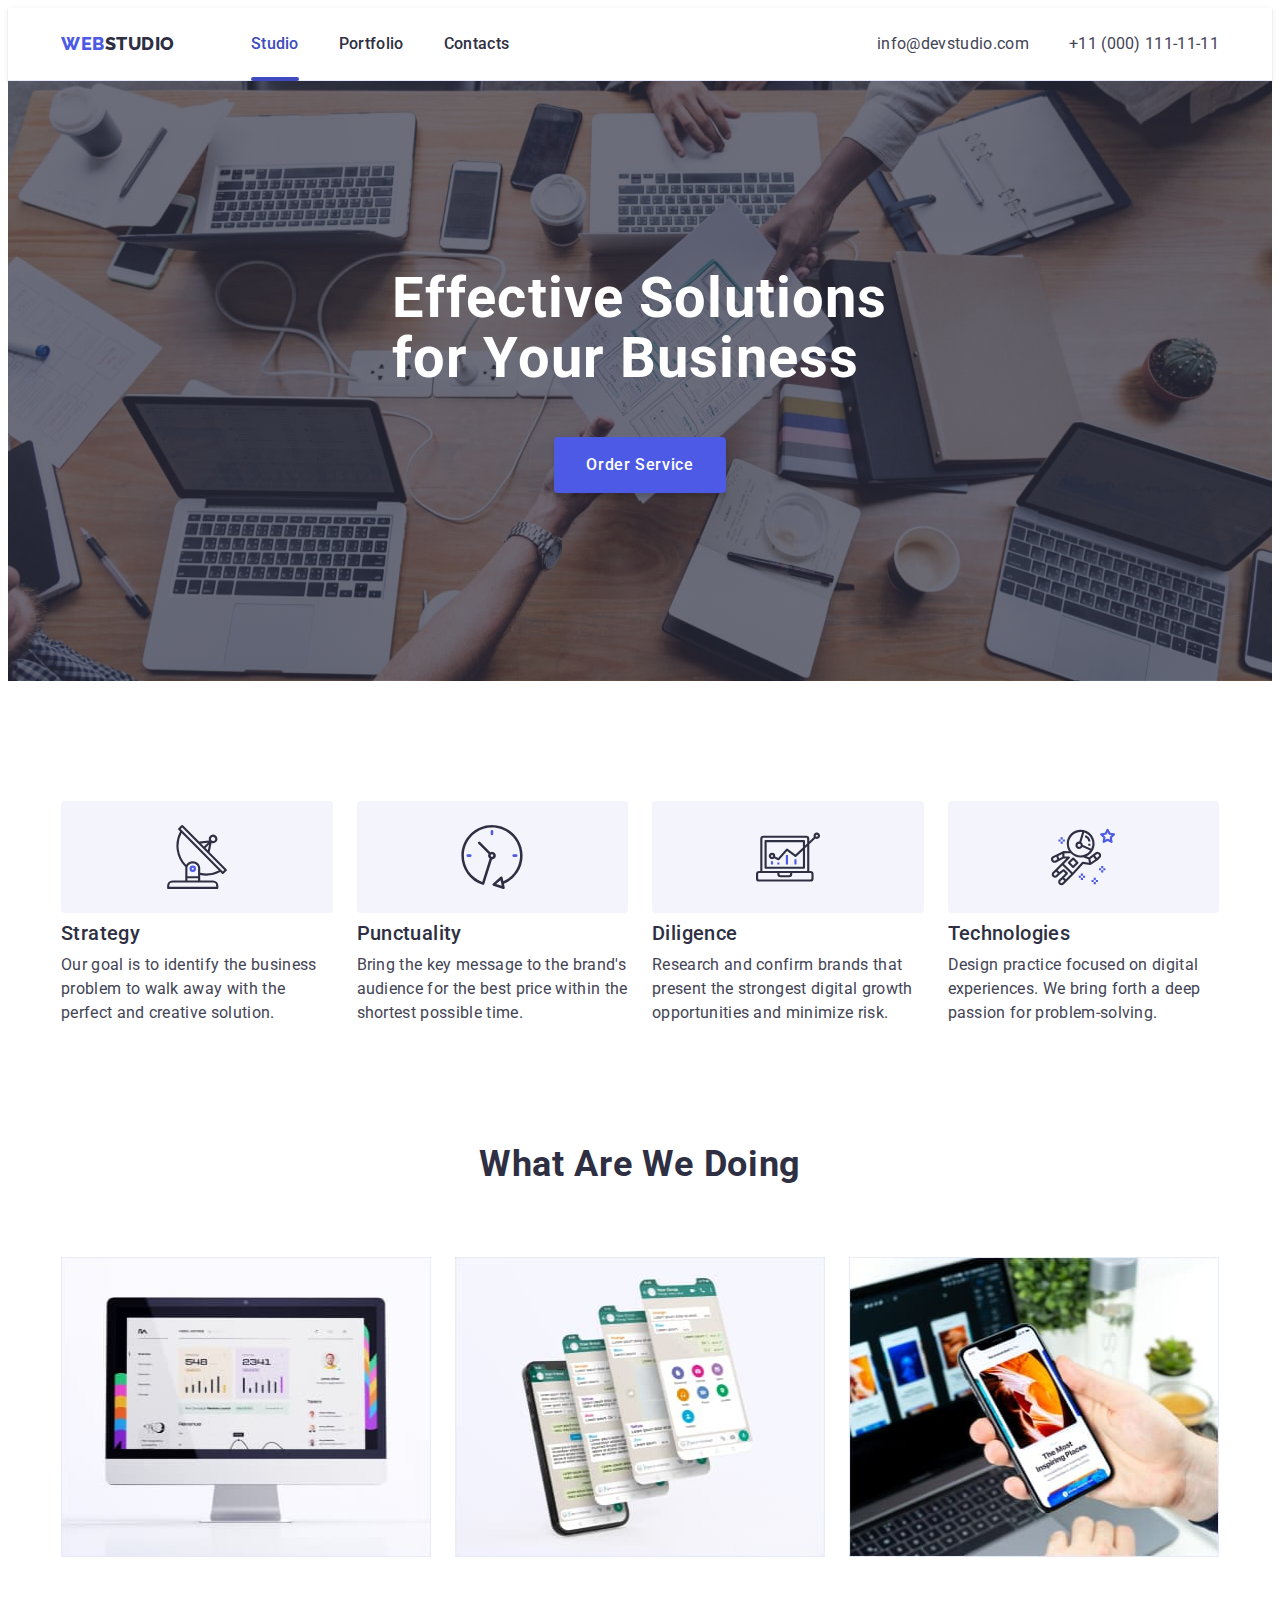
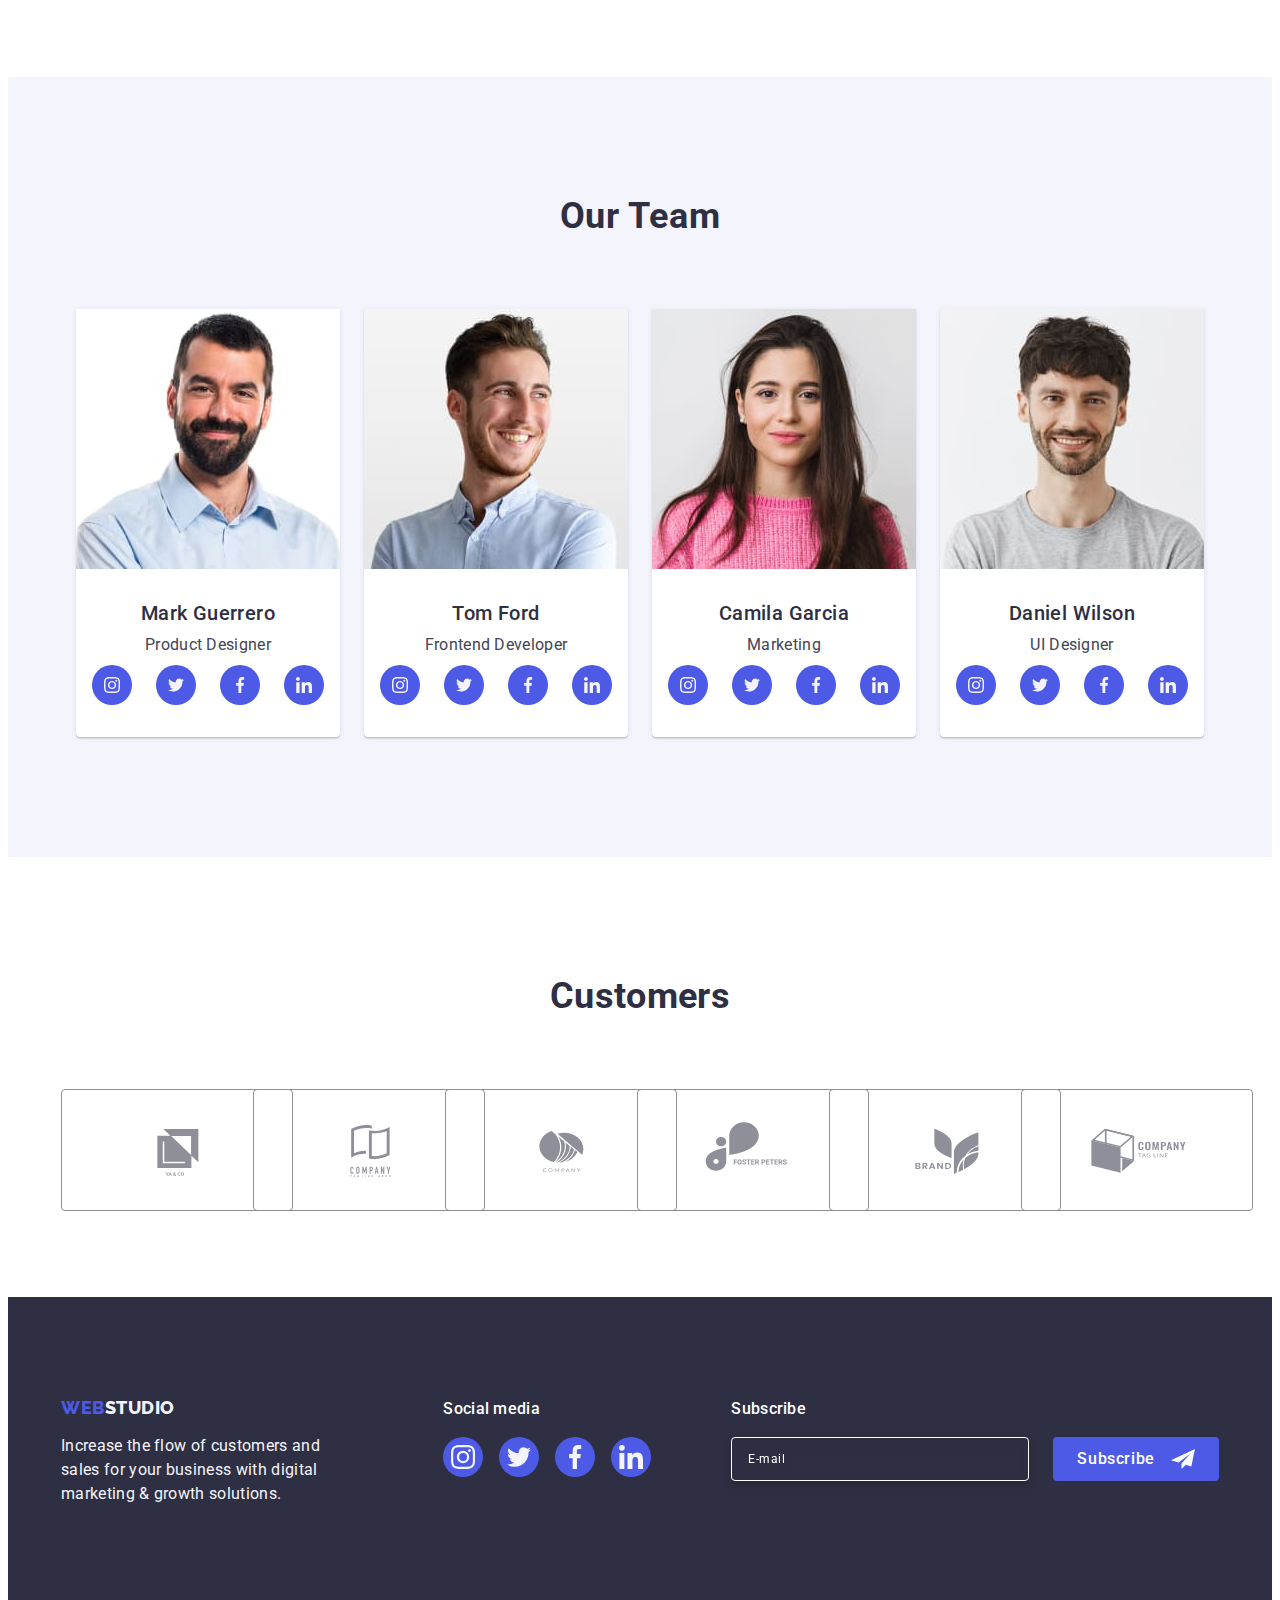
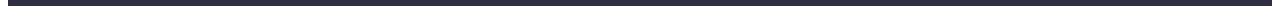
<file: index.html>
<!DOCTYPE html>
<html lang="en">
  <head>
    <meta charset="UTF-8" />
    <meta name="viewport" content="width=device-width, initial-scale=1.0" />
    <title>Web Studio</title>
    <link rel="preconnect" href="https://fonts.googleapis.com" />
    <link rel="preconnect" href="https://fonts.gstatic.com" crossorigin />
    <link
      href="https://fonts.googleapis.com/css2?family=Raleway:wght@800&family=Roboto:wght@400;500;700;900&display=swap"
      rel="stylesheet"
    />
    <link
      rel="stylesheet"
      href="https://cdnjs.cloudflare.com/ajax/libs/modern-normalize/2.0.0/modern-normalize.min.css"
      integrity="sha512-4xo8blKMVCiXpTaLzQSLSw3KFOVPWhm/TRtuPVc4WG6kUgjH6J03IBuG7JZPkcWMxJ5huwaBpOpnwYElP/m6wg=="
      crossorigin="anonymous"
      referrerpolicy="no-referrer"
    />
    <link rel="stylesheet" href="./css/styles.css" />
  </head>

  <body>
    <header class="header">
      <div class="container header-container">
        <nav class="header-nav">
          <a class="header-logo link" href="./index.html"
            >Web<span class="header-logo-studio">Studio</span></a
          >
          <ul class="header-nav-list list">
            <li class="header-nav-item">
              <a class="header-nav-link link current" href="./index.html"
                >Studio</a
              >
            </li>
            <li class="header-nav-item">
              <a class="header-nav-link link" href="./portfolio.html"
                >Portfolio</a
              >
            </li>
            <li class="header-nav-item">
              <a class="header-nav-link link" href="">Contacts</a>
            </li>
          </ul>
        </nav>

        <address class="header-address">
          <ul class="header-address-list list">
            <li class="header-address-item">
              <a
                class="header-address-link link"
                href="mailto:info@devstudio.com"
                >info@devstudio.com</a
              >
            </li>
            <li class="header-address-item">
              <a class="header-address-link link" href="tel:+110001111111"
                >+11 (000) 111-11-11</a
              >
            </li>
          </ul>
        </address>
      </div>
    </header>

    <main>
      <section class="hero-section">
        <div class="container">
          <h1 class="hero-title">Effective Solutions for Your Business</h1>
          <button class="hero-btn" type="button" data-modal-open>
            Order Service
          </button>
        </div>
      </section>

      <section class="advantages">
        <div class="container">
          <h2 class="title visually-hidden">Advantages</h2>
          <ul class="advantages-list list">
            <li class="advantages-item">
              <div class="advantages-item-top">
                <svg class="advantages-item-icon" width="64" height="64">
                  <use href="./images/icons.svg#icon-antenna"></use>
                </svg>
              </div>
              <h3 class="advantages-title">Strategy</h3>
              <p class="advantages-text">
                Our goal is to identify the business problem to walk away with
                the perfect and creative solution.
              </p>
            </li>

            <li class="advantages-item">
              <div class="advantages-item-top">
                <svg class="advantages-item-icon" width="64" height="64">
                  <use href="./images/icons.svg#icon-clock"></use>
                </svg>
              </div>
              <h3 class="advantages-title">Punctuality</h3>
              <p class="advantages-text">
                Bring the key message to the brand's audience for the best price
                within the shortest possible time.
              </p>
            </li>

            <li class="advantages-item">
              <div class="advantages-item-top">
                <svg class="advantages-item-icon" width="64" height="64">
                  <use href="./images/icons.svg#icon-diagram"></use>
                </svg>
              </div>
              <h3 class="advantages-title">Diligence</h3>
              <p class="advantages-text">
                Research and confirm brands that present the strongest digital
                growth opportunities and minimize risk.
              </p>
            </li>

            <li class="advantages-item">
              <div class="advantages-item-top">
                <svg class="advantages-item-icon" width="64" height="64">
                  <use href="./images/icons.svg#icon-astronaut"></use>
                </svg>
              </div>
              <h3 class="advantages-title">Technologies</h3>
              <p class="advantages-text">
                Design practice focused on digital experiences. We bring forth a
                deep passion for problem-solving.
              </p>
            </li>
          </ul>
        </div>
      </section>

      <section class="doing">
        <div class="container">
          <h2 class="doing-title title">What are we doing</h2>
          <ul class="doing-list list">
            <li class="doing-item">
              <img
                src="./images/img-1.jpg"
                alt="Monitor"
                width="360"
                height="300"
              />
            </li>

            <li class="doing-item">
              <img
                src="./images/img-2.jpg"
                alt="Display telephone"
                width="360"
                height="300"
              />
            </li>

            <li class="doing-item">
              <img
                src="./images/img-3.jpg"
                alt="The phone is broken"
                width="360"
                height="300"
              />
            </li>
          </ul>
        </div>
      </section>

      <section class="our-team">
        <div class="container">
          <h2 class="our-team-title title">Our Team</h2>
          <ul class="our-team-list list">
            <li class="our-team-item">
              <img
                src="./images/people-1.jpg"
                alt="photo by Mark"
                width="264"
                height="260"
              />
              <div class="our-team-list-info">
                <h3 class="our-team-list-title">Mark Guerrero</h3>
                <p class="our-team-list-text">Product Designer</p>
                <ul class="our-team-list-position">
                  <li class="our-team-list-top list">
                    <a class="our-team-list-link" href="#">
                      <svg class="our-team-list-icon" width="16" height="16">
                        <use href="./images/icons.svg#icon-instagram"></use>
                      </svg>
                    </a>
                  </li>
                  <li class="our-team-list-top list">
                    <a class="our-team-list-link" href="#">
                      <svg class="our-team-list-icon" width="16" height="16">
                        <use href="./images/icons.svg#icon-twitter"></use>
                      </svg>
                    </a>
                  </li>
                  <li class="our-team-list-top list">
                    <a class="our-team-list-link" href="#">
                      <svg class="our-team-list-icon" width="16" height="16">
                        <use href="./images/icons.svg#icon-facebook"></use>
                      </svg>
                    </a>
                  </li>
                  <li class="our-team-list-top list">
                    <a class="our-team-list-link" href="#">
                      <svg class="our-team-list-icon" width="16" height="16">
                        <use href="./images/icons.svg#icon-linkedin"></use>
                      </svg>
                    </a>
                  </li>
                </ul>
              </div>
            </li>

            <li class="our-team-item">
              <img
                src="./images/people-2.jpg"
                alt="photo by Tom"
                width="264"
                height="260"
              />
              <div class="our-team-list-info">
                <h3 class="our-team-list-title">Tom Ford</h3>
                <p class="our-team-list-text">Frontend Developer</p>
                <ul class="our-team-list-position">
                  <li class="our-team-list-top list">
                    <a class="our-team-list-link" href="#">
                      <svg class="our-team-list-icon" width="16" height="16">
                        <use href="./images/icons.svg#icon-instagram"></use>
                      </svg>
                    </a>
                  </li>
                  <li class="our-team-list-top list">
                    <a class="our-team-list-link" href="#">
                      <svg class="our-team-list-icon" width="16" height="16">
                        <use href="./images/icons.svg#icon-twitter"></use>
                      </svg>
                    </a>
                  </li>
                  <li class="our-team-list-top list">
                    <a class="our-team-list-link" href="#">
                      <svg class="our-team-list-icon" width="16" height="16">
                        <use href="./images/icons.svg#icon-facebook"></use>
                      </svg>
                    </a>
                  </li>
                  <li class="our-team-list-top list">
                    <a class="our-team-list-link" href="#">
                      <svg class="our-team-list-icon" width="16" height="16">
                        <use href="./images/icons.svg#icon-linkedin"></use>
                      </svg>
                    </a>
                  </li>
                </ul>
              </div>
            </li>

            <li class="our-team-item">
              <img
                src="./images/people-3.jpg"
                alt="photo by Camila"
                width="264"
                height="260"
              />
              <div class="our-team-list-info">
                <h3 class="our-team-list-title">Camila Garcia</h3>
                <p class="our-team-list-text">Marketing</p>
                <ul class="our-team-list-position">
                  <li class="our-team-list-top list">
                    <a class="our-team-list-link" href="#">
                      <svg class="our-team-list-icon" width="16" height="16">
                        <use href="./images/icons.svg#icon-instagram"></use>
                      </svg>
                    </a>
                  </li>
                  <li class="our-team-list-top list">
                    <a class="our-team-list-link" href="#">
                      <svg class="our-team-list-icon" width="16" height="16">
                        <use href="./images/icons.svg#icon-twitter"></use>
                      </svg>
                    </a>
                  </li>
                  <li class="our-team-list-top list">
                    <a class="our-team-list-link" href="#">
                      <svg class="our-team-list-icon" width="16" height="16">
                        <use href="./images/icons.svg#icon-facebook"></use>
                      </svg>
                    </a>
                  </li>
                  <li class="our-team-list-top list">
                    <a class="our-team-list-link" href="#">
                      <svg class="our-team-list-icon" width="16" height="16">
                        <use href="./images/icons.svg#icon-linkedin"></use>
                      </svg>
                    </a>
                  </li>
                </ul>
              </div>
            </li>

            <li class="our-team-item">
              <img
                src="./images/people-4.jpg"
                alt="photo by Daniel"
                width="264"
                height="260"
              />
              <div class="our-team-list-info">
                <h3 class="our-team-list-title">Daniel Wilson</h3>
                <p class="our-team-list-text">UI Designer</p>
                <ul class="our-team-list-position">
                  <li class="our-team-list-top list">
                    <a class="our-team-list-link" href="#">
                      <svg class="our-team-list-icon" width="16" height="16">
                        <use href="./images/icons.svg#icon-instagram"></use>
                      </svg>
                    </a>
                  </li>
                  <li class="our-team-list-top list">
                    <a class="our-team-list-link" href="#">
                      <svg class="our-team-list-icon" width="16" height="16">
                        <use href="./images/icons.svg#icon-twitter"></use>
                      </svg>
                    </a>
                  </li>
                  <li class="our-team-list-top list">
                    <a class="our-team-list-link" href="#">
                      <svg class="our-team-list-icon" width="16" height="16">
                        <use href="./images/icons.svg#icon-facebook"></use>
                      </svg>
                    </a>
                  </li>
                  <li class="our-team-list-top list">
                    <a class="our-team-list-link" href="#">
                      <svg class="our-team-list-icon" width="16" height="16">
                        <use href="./images/icons.svg#icon-linkedin"></use>
                      </svg>
                    </a>
                  </li>
                </ul>
              </div>
            </li>
          </ul>
        </div>
      </section>

      <section class="customers">
        <div class="container customers-container">
          <h2 class="customers-title">Customers</h2>
          <ul class="customers-list list">
            <li class="customers-list-item">
              <a class="customers-list-link" href="#">
                <svg class="customers-list-info" width="104" height="56">
                  <use href="./images/icons.svg#icon-client-1"></use>
                </svg>
              </a>
            </li>

            <li class="customers-list-item">
              <a class="customers-list-link" href="#">
                <svg class="customers-list-info" width="104" height="56">
                  <use href="./images/icons.svg#icon-client-2"></use>
                </svg>
              </a>
            </li>

            <li class="customers-list-item">
              <a class="customers-list-link" href="#">
                <svg class="customers-list-info" width="104" height="56">
                  <use href="./images/icons.svg#icon-client-3"></use>
                </svg>
              </a>
            </li>

            <li class="customers-list-item">
              <a class="customers-list-link" href="#">
                <svg class="customers-list-info" width="104" height="56">
                  <use href="./images/icons.svg#icon-client-4"></use>
                </svg>
              </a>
            </li>

            <li class="customers-list-item">
              <a class="customers-list-link" href="#">
                <svg class="customers-list-info" width="104" height="56">
                  <use href="./images/icons.svg#icon-client-5"></use>
                </svg>
              </a>
            </li>

            <li class="customers-list-item">
              <a class="customers-list-link" href="#">
                <svg class="customers-list-info" width="104" height="56">
                  <use href="./images/icons.svg#icon-client-6"></use>
                </svg>
              </a>
            </li>
          </ul>
        </div>
      </section>
    </main>

    <footer class="footer">
      <div class="container footer-container">
          <div class="footer-logo-top">
            <a class="footer-logo link" href="./index.html"
              >Web<span class="footer-logo-studio">Studio</span></a
            >
            <p class="footer-text">
              Increase the flow of customers and sales for your business with
              digital marketing & growth solutions.
            </p>
          </div>

          <div class="footer-social">
            <p class="footer-social-title">Social media</p>
            <ul class="footer-social-list">
              <li class="footer-social-item list">
                <a class="footer-social-top" href="#">
                  <svg class="footer-social-icon" width="24" height="24">
                    <use href="./images/icons.svg#icon-instagram-footer"></use>
                  </svg>
                </a>
              </li>

              <li class="footer-social-item list">
                <a class="footer-social-top" href="#">
                  <svg class="footer-social-icon" width="24" height="24">
                    <use href="./images/icons.svg#icon-twitter-footer"></use>
                  </svg>
                </a>
              </li>

              <li class="footer-social-item list">
                <a class="footer-social-top" href="#">
                  <svg class="footer-social-icon" width="24" height="24">
                    <use href="./images/icons.svg#icon-facebook-footer"></use>
                  </svg>
                </a>
              </li>

              <li class="footer-social-item list">
                <a class="footer-social-top" href="#">
                  <svg class="footer-social-icon" width="24" height="24">
                    <use href="./images/icons.svg#icon-linkedin-footer"></use>
                  </svg>
                </a>
              </li>
            </ul>
          </div>

        <div class="footer-subscribe">
          <p class="footer-subscribe-title">Subscribe</p>
          <form class="footer-subscribe-form">
            <label class="footer-subscribe-label" 
            for="email">
            <input
              class="footer-subscribe-input"
              name="footer-email"
              type="email"
              id="email"
              placeholder="E-mail"
            /></label>
            <button class="footer-subscribe-btn" type="submit">
              Subscribe
              <svg class="footer-subscribe-icon" width="24" height="24">
                <use href="./images/icons.svg#icon-footer-send"></use>
              </svg>
            </button>
          </form>
        </div>
      </div>
    </footer>

    <div class="backdrop is-hidden" data-modal>
      <div class="modal">
        <button class="modal-close-btn" data-modal-close type="button">
          <svg class="modal-close" width="8" height="8">
            <use href="./images/icons.svg#icon-close"></use>
          </svg>
        </button>
        <p class="modal-title">Leave your contacts and we will call you back</p>
        <form class="modal-form">
          <div class="modal-field">
            <label class="modal-label" for="user-name">Name</label>
            <div class="modal-input-wrap">
              <input
                class="modal-input"
                type="text"
                name="user-name"
                required
                id="user-name"
              />
              <svg class="modal-icon" width="18" height="24">
                <use href="./images/icons.svg#icon-modal-person"></use>
              </svg>
            </div>
          </div>
          <div class="modal-field">
            <label class="modal-label" for="user-phone">Phone</label>
            <div class="modal-input-wrap">
              <input
                class="modal-input"
                type="tel"
                name="user-phone"
                required
                minlength="10"
                maxlength="13"
                id="user-phone"
              />
              <svg class="modal-icon" width="18" height="24">
                <use href="./images/icons.svg#icon-modal-phone"></use>
              </svg>
            </div>
          </div>
          <div class="modal-field">
            <label class="modal-label" for="user-email">Email</label>
            <div class="modal-input-wrap">
              <input
                class="modal-input"
                type="email"
                name="user-email"
                required
                id="user-email"
              />
              <svg class="modal-icon" width="18" height="24">
                <use href="./images/icons.svg#icon-modal-email"></use>
              </svg>
            </div>
          </div>
          <div class="modal-field-comment">
            <label class="modal-label" for="user-comment">Comment</label>
            <textarea
              class="modal-text-comment"
              name="user-comment"
              id="user-comment"
              placeholder="Text input"
            ></textarea>
          </div>

          <div class="modal-field-checkbox">
            <input
              class="modal-checkbox-input visually-hidden"
              type="checkbox"
              id="user-privacy"
              name="user-privacy"
              value="true"
            />
            <label class="modal-checkbox-text" for="user-privacy">
              <span class="modal-checkbox">
                <svg class="modal-check-icon" width="10" height="8">
                  <use href="./images/icons.svg#icon-check"></use>
                </svg>
              </span>
              I accept the terms and conditions of the
              <a class="modal-checkbox-link" href="">Privacy Policy</a>
            </label>
          </div>

          <button class="modal-btn" type="submit">Send</button>
        </form>
      </div>
    </div>
    <script src="./js/modal.js"></script>
  </body>
</html>
</file>
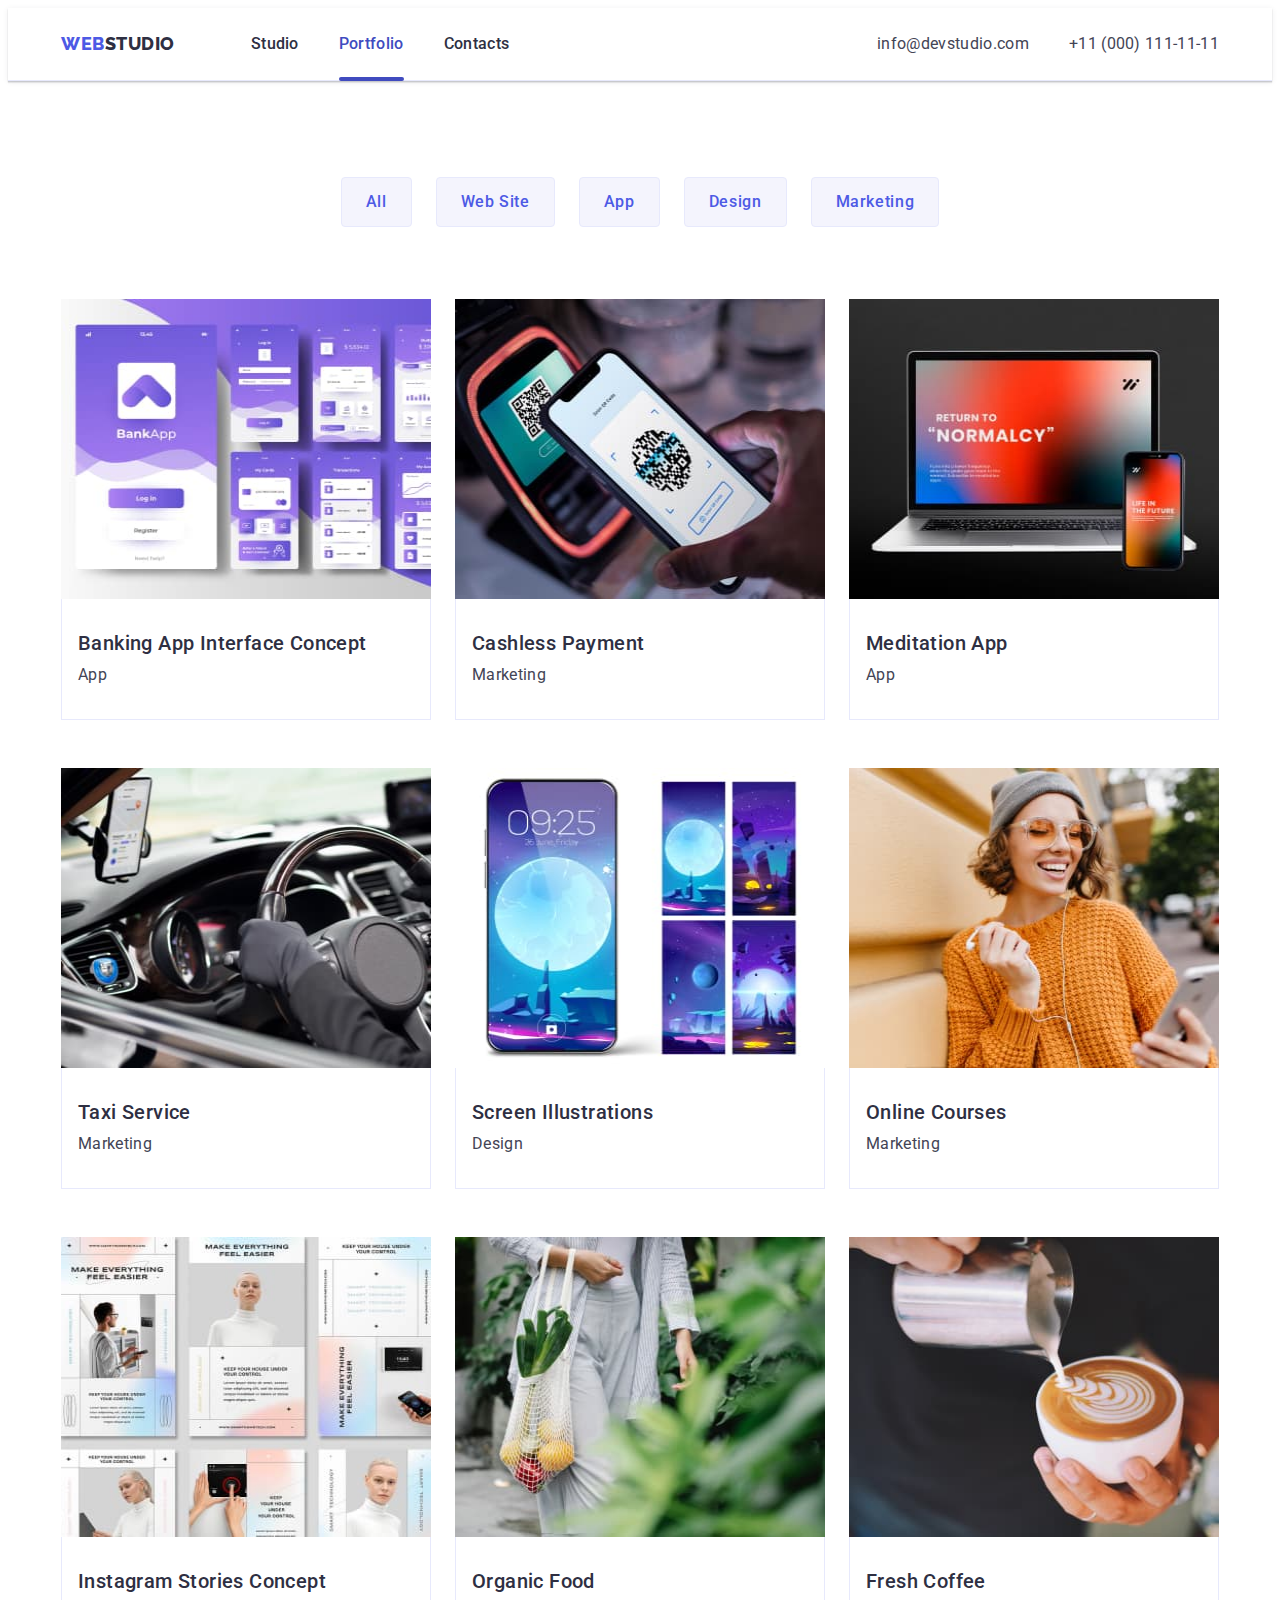
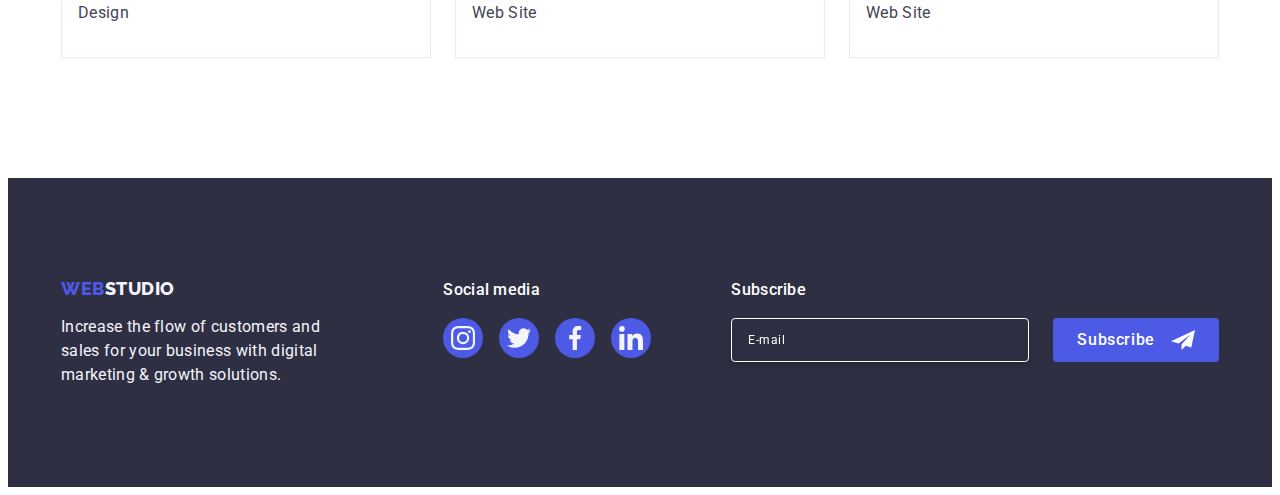
<file: portfolio.html>
<!DOCTYPE html>
<html lang="en">
  <head>
    <meta charset="UTF-8" />
    <meta name="viewport" content="width=device-width, initial-scale=1.0" />
    <title>Portfolio</title>
    <link rel="preconnect" href="https://fonts.googleapis.com" />
    <link rel="preconnect" href="https://fonts.gstatic.com" crossorigin />
    <link
      href="https://fonts.googleapis.com/css2?family=Raleway:wght@800&family=Roboto:wght@400;500;700;900&display=swap"
      rel="stylesheet"
    />
    <link
      rel="stylesheet"
      href="https://cdnjs.cloudflare.com/ajax/libs/modern-normalize/2.0.0/modern-normalize.min.css"
      integrity="sha512-4xo8blKMVCiXpTaLzQSLSw3KFOVPWhm/TRtuPVc4WG6kUgjH6J03IBuG7JZPkcWMxJ5huwaBpOpnwYElP/m6wg=="
      crossorigin="anonymous"
      referrerpolicy="no-referrer"
    />
    <link rel="stylesheet" href="./css/styles.css" />
  </head>

  <body>
    <header class="header">
      <div class="container header-container">
        <nav class="header-nav">
          <a class="header-logo link" href="./index.html"
            >Web<span class="header-logo-studio">Studio</span></a
          >
          <ul class="header-nav-list list">
            <li class="header-nav-item">
              <a class="header-nav-link link" href="./index.html">Studio</a>
            </li>
            <li class="header-nav-item">
              <a class="header-nav-link link current" href="./portfolio.html"
                >Portfolio</a
              >
            </li>
            <li class="header-nav-item">
              <a class="header-nav-link link" href="">Contacts</a>
            </li>
          </ul>
        </nav>

        <address class="header-address">
          <ul class="header-address-list list">
            <li class="header-address-item">
              <a
                class="header-address-link link"
                href="mailto:info@devstudio.com"
                >info@devstudio.com</a
              >
            </li>
            <li class="header-address-item">
              <a class="header-address-link link" href="tel:+110001111111"
                >+11 (000) 111-11-11</a
              >
            </li>
          </ul>
        </address>
      </div>
    </header>

    <main>
      <section class="catalog-section">
        <div class="container">
          <h1 class="visually-hidden">Catalog</h1>
          <ul class="catalog-btn-list list">
            <li class="catalog-btn-item">
              <button class="catalog-btn" type="button">All</button>
            </li>
            <li class="catalog-btn-item">
              <button class="catalog-btn" type="button">Web Site</button>
            </li>
            <li class="catalog-btn-item">
              <button class="catalog-btn" type="button">App</button>
            </li>
            <li class="catalog-btn-item">
              <button class="catalog-btn" type="button">Design</button>
            </li>
            <li class="catalog-btn-item">
              <button class="catalog-btn" type="button">Marketing</button>
            </li>
          </ul>

          <ul class="catalog-project-list list">
            <li class="catalog-project-item">
              <a class="cataloge-link link" href="">
                <div class="catalog-project-top">
                  <img
                    src="./images/project-1.jpg"
                    alt="Banking App Interface Concept"
                    width="360"
                    height="300"
                  />
                  <p class="catalog-project-cover-text">
                    14 Stylish and User-Friendly App Design Concepts · Task
                    Manager App · Calorie Tracker App · Exotic Fruit Ecommerce
                    App · Cloud Storage App
                  </p>
                </div>
                <div class="catalog-project">
                  <h2 class="catalog-project-title">
                    Banking App Interface Concept
                  </h2>
                  <p class="catalog-project-text">App</p>
                </div>
              </a>
            </li>
            <li class="catalog-project-item">
              <a class="cataloge-link link" href="">
                <div class="catalog-project-top">
                  <img
                    src="./images/project-2.jpg"
                    alt="Cashless Payment"
                    width="360"
                    height="300"
                  />
                  <p class="catalog-project-cover-text">
                    14 Stylish and User-Friendly App Design Concepts · Task
                    Manager App · Calorie Tracker App · Exotic Fruit Ecommerce
                    App · Cloud Storage App
                  </p>
                </div>
                <div class="catalog-project">
                  <h2 class="catalog-project-title">Cashless Payment</h2>
                  <p class="catalog-project-text">Marketing</p>
                </div>
              </a>
            </li>
            <li class="catalog-project-item">
              <a class="cataloge-link link" href="">
                <div class="catalog-project-top">
                  <img
                    src="./images/project-3.jpg"
                    alt="Meditation App"
                    width="360"
                    height="300"
                  />
                  <p class="catalog-project-cover-text">
                    14 Stylish and User-Friendly App Design Concepts · Task
                    Manager App · Calorie Tracker App · Exotic Fruit Ecommerce
                    App · Cloud Storage App
                  </p>
                </div>
                <div class="catalog-project">
                  <h2 class="catalog-project-title">Meditation App</h2>
                  <p class="catalog-project-text">App</p>
                </div>
              </a>
            </li>
            <li class="catalog-project-item">
              <a class="cataloge-link link" href="">
                <div class="catalog-project-top">
                  <img
                    src="./images/project-4.jpg"
                    alt="Taxi Service"
                    width="360"
                    height="300"
                  />
                  <p class="catalog-project-cover-text">
                    14 Stylish and User-Friendly App Design Concepts · Task
                    Manager App · Calorie Tracker App · Exotic Fruit Ecommerce
                    App · Cloud Storage App
                  </p>
                </div>
                <div class="catalog-project">
                  <h2 class="catalog-project-title">Taxi Service</h2>
                  <p class="catalog-project-text">Marketing</p>
                </div>
              </a>
            </li>
            <li class="catalog-project-item">
              <a class="cataloge-link link" href="">
                <div class="catalog-project-top">
                  <img
                    src="./images/project-5.jpg"
                    alt="Screen Illustrations"
                    width="360"
                    height="300"
                  />
                  <p class="catalog-project-cover-text">
                    14 Stylish and User-Friendly App Design Concepts · Task
                    Manager App · Calorie Tracker App · Exotic Fruit Ecommerce
                    App · Cloud Storage App
                  </p>
                </div>
                <div class="catalog-project">
                  <h2 class="catalog-project-title">Screen Illustrations</h2>
                  <p class="catalog-project-text">Design</p>
                </div>
              </a>
            </li>
            <li class="catalog-project-item">
              <a class="cataloge-link link" href="">
                <div class="catalog-project-top">
                  <img
                    src="./images/project-6.jpg"
                    alt="Online Courses"
                    width="360"
                    height="300"
                  />
                  <p class="catalog-project-cover-text">
                    14 Stylish and User-Friendly App Design Concepts · Task
                    Manager App · Calorie Tracker App · Exotic Fruit Ecommerce
                    App · Cloud Storage App
                  </p>
                </div>
                <div class="catalog-project">
                  <h2 class="catalog-project-title">Online Courses</h2>
                  <p class="catalog-project-text">Marketing</p>
                </div>
              </a>
            </li>
            <li class="catalog-project-item">
              <a class="cataloge-link link" href="">
                <div class="catalog-project-top">
                  <img
                    src="./images/project-7.jpg"
                    alt="Instagram Stories Concept"
                    width="360"
                    height="300"
                  />
                  <p class="catalog-project-cover-text">
                    14 Stylish and User-Friendly App Design Concepts · Task
                    Manager App · Calorie Tracker App · Exotic Fruit Ecommerce
                    App · Cloud Storage App
                  </p>
                </div>
                <div class="catalog-project">
                  <h2 class="catalog-project-title">
                    Instagram Stories Concept
                  </h2>
                  <p class="catalog-project-text">Design</p>
                </div>
              </a>
            </li>
            <li class="catalog-project-item">
              <a class="cataloge-link link" href="">
                <div class="catalog-project-top">
                  <img
                    src="./images/project-8.jpg"
                    alt="Organic Food"
                    width="360"
                    height="300"
                  />
                  <p class="catalog-project-cover-text">
                    14 Stylish and User-Friendly App Design Concepts · Task
                    Manager App · Calorie Tracker App · Exotic Fruit Ecommerce
                    App · Cloud Storage App
                  </p>
                </div>
                <div class="catalog-project">
                  <h2 class="catalog-project-title">Organic Food</h2>
                  <p class="catalog-project-text">Web Site</p>
                </div>
              </a>
            </li>
            <li class="catalog-project-item">
              <a class="cataloge-link link" href="">
                <div class="catalog-project-top">
                  <img
                    src="./images/project-9.jpg"
                    alt="Fresh Coffee"
                    width="360"
                    height="300"
                  />
                  <p class="catalog-project-cover-text">
                    14 Stylish and User-Friendly App Design Concepts · Task
                    Manager App · Calorie Tracker App · Exotic Fruit Ecommerce
                    App · Cloud Storage App
                  </p>
                </div>
                <div class="catalog-project">
                  <h2 class="catalog-project-title">Fresh Coffee</h2>
                  <p class="catalog-project-text">Web Site</p>
                </div>
              </a>
            </li>
          </ul>
        </div>
      </section>
    </main>

    <footer class="footer">
      <div class="container footer-container">
          <div class="footer-logo-top">
            <a class="footer-logo link" href="./index.html"
              >Web<span class="footer-logo-studio">Studio</span></a
            >
            <p class="footer-text">
              Increase the flow of customers and sales for your business with
              digital marketing & growth solutions.
            </p>
          </div>

          <div class="footer-social">
            <p class="footer-social-title">Social media</p>
            <ul class="footer-social-list">
              <li class="footer-social-item list">
                <a class="footer-social-top" href="#">
                  <svg class="footer-social-icon" width="24" height="24">
                    <use href="./images/icons.svg#icon-instagram-footer"></use>
                  </svg>
                </a>
              </li>

              <li class="footer-social-item list">
                <a class="footer-social-top" href="#">
                  <svg class="footer-social-icon" width="24" height="24">
                    <use href="./images/icons.svg#icon-twitter-footer"></use>
                  </svg>
                </a>
              </li>

              <li class="footer-social-item list">
                <a class="footer-social-top" href="#">
                  <svg class="footer-social-icon" width="24" height="24">
                    <use href="./images/icons.svg#icon-facebook-footer"></use>
                  </svg>
                </a>
              </li>

              <li class="footer-social-item list">
                <a class="footer-social-top" href="#">
                  <svg class="footer-social-icon" width="24" height="24">
                    <use href="./images/icons.svg#icon-linkedin-footer"></use>
                  </svg>
                </a>
              </li>
            </ul>
          </div>

        <div class="footer-subscribe">
          <p class="footer-subscribe-title">Subscribe</p>
          <form class="footer-subscribe-form">
            <label class="footer-subscribe-label" 
            for="email">
            <input
              class="footer-subscribe-input"
              name="footer-email"
              type="email"
              id="email"
              placeholder="E-mail"
            /></label>
            <button class="footer-subscribe-btn" type="submit">
              Subscribe
              <svg class="footer-subscribe-icon" width="24" height="24">
                <use href="./images/icons.svg#icon-footer-send"></use>
              </svg>
            </button>
          </form>
        </div>
      </div>
    </footer>
  </body>
</html>
</file>
<file: css/styles.css>
:root {
  --primary-brand: #4d5ae5;
  --pressed-state: #404bbf;
  --dark: #2e2f42;
  --text: #434455;
  --subtle-text: #8e8f99;
  --accent: #e7e9fc;
  --light: #f4f4fd;
  --modal-overlay: #2e2f42;
  --white-background: #ffffff;
  --modal-background: #fcfcfc;
}

body {
  font-family: "Roboto", sans-serif;
  color: var(--text);
  background-color: var(--white-background);
  font-size: 16px;
}

p,
h1,
h2,
h3,
h4,
h5,
h6 {
  margin-top: 0;
  margin-bottom: 0;
}

ul {
  padding-left: 0;
  margin-top: 0;
  margin-bottom: 0;
}

button {
  font-family: "Roboto", sans-serif;
  cursor: pointer;
}

img {
  display: block;
  width: 100%;
}

.container {
  width: 100%;
  max-width: 1158px;
  padding-left: 15px;
  padding-right: 15px;
  margin: 0 auto;
}

.link {
  text-decoration: none;
  color: var(--text);
}

.list {
  list-style: none;
}

input {
  font-family: inherit;
}

.visually-hidden {
  position: absolute;
  width: 1px;
  height: 1px;
  margin: -1px;
  border: 0;
  padding: 0;
  white-space: nowrap;
  clip-path: inset(100%);
  clip: rect(0 0 0 0);
  overflow: hidden;
}

.header {
  border-bottom: 1px solid var(--accent);
  background: var(--white-background);
  box-shadow: 0px 2px 1px rgba(46, 47, 66, 0.08),
    0px 1px 1px rgba(46, 47, 66, 0.16), 0px 1px 6px rgba(46, 47, 66, 0.08);
}

.header-container {
  display: flex;
  align-items: center;
}

.header-nav {
  display: flex;
  align-items: center;
}

.header-logo {
  color: var(--primary-brand);
  font-family: "Raleway", sans-serif;
  font-size: 18px;
  font-weight: 800;
  line-height: 1.17;
  letter-spacing: 0.03em;
  text-transform: uppercase;
  margin-right: 76px;
}

.header-logo-studio {
  color: var(--dark);
}

.header-nav-list {
  display: flex;
  align-items: center;
  gap: 40px;
}

.header-nav-link {
  color: var(--dark);
  font-size: 16px;
  font-weight: 500;
  line-height: 1.5;
  letter-spacing: 0.02em;
  padding: 24px 0;
  display: block;
  transition-property: color;
  transition-duration: 250ms;
  transition-timing-function: cubic-bezier(0.4, 0, 0.2, 1);
}

.header-nav-link:hover,
.header-nav-link:focus {
  color: var(--pressed-state);
}

.current {
  color: #404bbf;
  position: relative;
}

.current::after {
  content: "";
  position: absolute;
  display: block;
  width: 100%;
  left: 0;
  bottom: -1px;
  height: 4px;
  background-color: var(--pressed-state);
  border-radius: 2px;
}

.header-address {
  font-style: normal;
  margin-left: auto;
}

.header-address-list {
  display: flex;
  align-items: center;
  gap: 40px;
}

.header-address-link {
  font-size: 16px;
  font-weight: 400;
  line-height: 1.5;
  letter-spacing: 0.02em;
  display: block;
  padding: 24px 0;
  transition-property: color;
  transition-duration: 250ms;
  transition-timing-function: cubic-bezier(0.4, 0, 0.2, 1);
}

.header-address-link:hover,
.header-address-link:focus {
  color: var(--pressed-state);
}

.hero-section {
  width: 100%;
  margin: 0 auto;
  background-color: var(--dark);
  padding-top: 188px;
  padding-bottom: 188px;
  max-width: 1440px;
  background-image: linear-gradient(
      rgba(46, 47, 66, 0.7),
      rgba(46, 47, 66, 0.7)
    ),
    url(../images/people-office.jpg);
  background-repeat: no-repeat;
  background-position: center center;
  background-size: cover;
}

.hero-title {
  color: var(--white-background);
  font-size: 56px;
  font-weight: 700;
  line-height: 1.07;
  letter-spacing: 0.02em;
  margin: 0 auto;
  max-width: 496px;
}

.hero-btn {
  color: var(--white-background);
  font-size: 16px;
  font-weight: 500;
  line-height: 1.5;
  letter-spacing: 0.04em;
  background-color: var(--primary-brand);
  padding: 16px 32px;
  display: block;
  margin: 0 auto;
  margin-top: 48px;
  min-width: 169px;
  height: 56px;
  border: none;
  border-radius: 4px;
  box-shadow: 0px 4px 4px 0px rgba(0, 0, 0, 0.15);
  transition-property: background-color;
  transition-duration: 250ms;
  transition-timing-function: cubic-bezier(0.4, 0, 0.2, 1);
}

.hero-btn:hover,
.hero-btn:focus {
  background-color: var(--pressed-state);
}

.title {
  color: var(--dark);
  font-size: 36px;
  font-weight: 700;
  line-height: 1.11;
  letter-spacing: 0.02em;
  text-transform: capitalize;
  text-align: center;
}

.advantages {
  padding-top: 120px;
  padding-bottom: 120px;
}

.advantages-list {
  display: flex;
  gap: 24px;
}

.advantages-item {
  width: calc((100% - 72px) / 4);
  gap: 24px;
}

.advantages-item-top {
  width: 100%;
  height: 112px;
  display: flex;
  align-items: center;
  justify-content: center;
  border-radius: 4px;
  background: var(--light);
  margin-bottom: 8px;
}

.advantages-title {
  color: var(--dark);
  font-size: 20px;
  font-weight: 500;
  line-height: 1.2;
  letter-spacing: 0.02em;
  margin-bottom: 8px;
}

.advantages-text {
  color: var(--text);
  font-size: 16px;
  line-height: 1.5;
  letter-spacing: 0.02em;
}

.doing {
  padding-bottom: 120px;
}

.doing-list {
  display: flex;
  gap: 24px;
}

.doing-item {
  width: calc((100% - 48px) / 3);
}

.doing-title {
  margin-bottom: 72px;
}

.our-team {
  background-color: var(--light);
  padding-top: 120px;
  padding-bottom: 120px;
}

.our-team-title {
  margin-bottom: 72px;
}

.our-team-list {
  display: flex;
  justify-content: center;
  gap: 24px;
}

.our-team-item {
  background-color: var(--white-background);
  border-radius: 0px 0px 4px 4px;
  box-shadow: 0px 2px 1px 0px rgba(46, 47, 66, 0.08),
    0px 1px 1px 0px rgba(46, 47, 66, 0.16),
    0px 1px 6px 0px rgba(46, 47, 66, 0.08);
  width: calc((100% - 24 * 3) / 4);
}

.our-team-list-info {
  text-align: center;
  padding: 32px 0;
}

.our-team-list-title {
  color: var(--dark);
  font-size: 20px;
  font-weight: 500;
  line-height: 1.2;
  letter-spacing: 0.02em;
  margin-bottom: 8px;
}

.our-team-list-text {
  color: var(--text);
  font-size: 16px;
  line-height: 1.5;
  letter-spacing: 0.02em;
  margin-bottom: 8px;
}

.our-team-list-position {
  display: flex;
  justify-content: center;
  gap: 24px;
}

.our-team-list-top {
  width: 40px;
  height: 40px;
}

.our-team-list-link {
  width: 100%;
  height: 100%;
  background-color: var(--primary-brand);
  display: flex;
  align-items: center;
  justify-content: center;
  border-radius: 50%;
  transition-property: background-color;
  transition-duration: 250ms;
  transition-timing-function: cubic-bezier(0.4, 0, 0.2, 1);
}

.our-team-list-link:hover,
.our-team-list-link:focus {
  background-color: #404bbf;
}
.our-team-list-icon {
  fill: var(--light);
}

.customers {
  padding: 120px 0;
}

.customers-title {
  color: var(--dark);
  text-align: center;
  font-size: 36px;
  font-weight: 700;
  line-height: 1.11;
  letter-spacing: 0.01em;
  margin-bottom: 72px;
}

.customers-list {
  display: flex;
  height: 88px;
  width: calc((100% - 24 * 5) / 6);
  gap: 24px;
}

.customers-list-link {
  width: 100%;
  height: 100%;
  padding: 16px 31px;
  border-radius: 4px;
  border: 1px solid var(--subtle-text);
  display: flex;
  justify-content: center;
  align-items: center;
  color: var(--subtle-text);
  transition: border-color 250ms cubic-bezier(0.4, 0, 0.2, 1),
    color 250ms cubic-bezier(0.4, 0, 0.2, 1);
}

.customers-list-link:hover,
.customers-list-link:focus {
  border-color: #404bbf;
  color: #404bbf;
}

.customers-list-item:hover .customers-list-info,
.customers-list-item:focus .customers-list-info {
  fill: #404bbf;
  transition: fill 250ms cubic-bezier(0.4, 0, 0.2, 1),
    color 250ms cubic-bezier(0.4, 0, 0.2, 1);
}

.customers-list-info {
  fill: currentColor;
}

.footer {
  background-color: var(--dark);
  padding-top: 100px;
  padding-bottom: 100px;
}

.footer-container {
  display: flex;
  align-items: baseline;
}

.footer-logo-top {
  margin-right: 120px;
}

.footer-logo {
  color: var(--primary-brand);
  font-family: "Raleway", sans-serif;
  font-size: 18px;
  font-weight: 800;
  line-height: 1.17;
  letter-spacing: 0.03em;
  text-transform: uppercase;
  display: inline-block;
  margin-bottom: 16px;
}

.footer-logo-studio {
  color: var(--light);
}

.footer-text {
  color: var(--light);
  font-size: 16px;
  line-height: 1.5;
  letter-spacing: 0.02em;
  max-width: 264px;
}

.footer-social {
  margin-right: 80px;
}

.footer-social-title {
  color: var(--white-background);
  font-size: 16px;
  font-weight: 500;
  line-height: 1.5;
  letter-spacing: 0.02em;
  margin-bottom: 16px;
}

.footer-social-list {
  display: flex;
  width: calc((100% - 16 * 3) / 4);
  gap: 16px;
}

.footer-social-top {
  width: 40px;
  height: 40px;
  border-radius: 50%;
  background-color: var(--primary-brand);
  display: flex;
  align-items: center;
  justify-content: center;
  transition-property: background-color;
  transition-duration: 250ms;
  transition-timing-function: cubic-bezier(0.4, 0, 0.2, 1);
}

.footer-social-top:hover,
.footer-social-top:focus {
  background-color: #31d0aa;
}

.footer-social-icon {
  fill: var(--light);
}

.footer-subscribe-form {
  display: flex;
  gap: 24px;
}

.footer-subscribe-title {
  color: var(--white-background);
  font-size: 16px;
  font-weight: 500;
  line-height: 1.5;
  letter-spacing: 0.02em;
  margin-bottom: 16px;
}

.footer-subscribe-input {
  width: 264px;
  height: 40px;
  border-radius: 4px;
  border: 1px solid var(--white-background);
  background-color: transparent;
  box-shadow: 0px 4px 4px 0px rgba(0, 0, 0, 0.15);
  padding-left: 16px;
  padding-right: 16px;
  font-size: 12px;
  line-height: 1.5;
  letter-spacing: 0.04em;
  filter: drop-shadow(0px 4px 4px rgba(0, 0, 0, 0.15));
  color: var(--white-background);
  transition: border-color 250ms cubic-bezier(0.4, 0, 0.2, 1);
}

.footer-subscribe-input:focus {
  outline: none;
  border-color: var(--primary-brand);
}

.footer-subscribe-input::placeholder {
  color: var(--white-background);
  font-size: 12px;
  font-weight: 400;
  line-height: 2;
  letter-spacing: 0.04em;
}

.footer-subscribe-btn {
  color: var(--white, #fff);
  text-align: left;
  font-size: 16px;
  font-weight: 500;
  line-height: 1.5;
  letter-spacing: 0.04em;
  min-width: 165px;
  display: inline-flex;
  padding: 8px 24px;
  justify-content: center;
  align-items: center;
  border-radius: 4px;
  background: var(--primary-brand);
  border: none;
  transition: background-color 250ms cubic-bezier(0.4, 0, 0.2, 1);
}

.footer-subscribe-btn:hover,
.footer-subscribe-btn:focus {
  background-color: #404bbf;
  border: none;
}

.footer-subscribe-icon {
  fill: var(--white-background);
  transition: fill 250ms cubic-bezier(0.4, 0, 0.2, 1);
  margin-left: 16px;
}

.catalog-section {
  padding-top: 96px;
  padding-bottom: 120px;
}

.catalog-btn-list {
  display: flex;
  justify-content: center;
  gap: 24px;
  margin-bottom: 72px;
}

.catalog-btn {
  color: var(--primary-brand);
  text-align: center;
  font-size: 16px;
  font-weight: 500;
  line-height: 1.5;
  letter-spacing: 0.04em;
  border: 1px solid var(--accent);
  background-color: var(--light);
  display: flex;
  padding: 12px 24px;
  justify-content: center;
  align-items: center;
  border-radius: 4px;
  transition: color 250ms cubic-bezier(0.4, 0, 0.2, 1),
    background-color 250ms cubic-bezier(0.4, 0, 0.2, 1),
    border-color 250ms cubic-bezier(0.4, 0, 0.2, 1),
    box-shadow 250ms cubic-bezier(0.4, 0, 0.2, 1);
}

.catalog-btn:hover,
.catalog-btn:focus {
  color: var(--white-background);
  background-color: var(--pressed-state);
  border: 1px solid transparent;
  box-shadow: 0px 3px 1px rgba(0, 0, 0, 0.1), 0px 2px 1px rgba(0, 0, 0, 0.08),
    0px 2px 2px rgba(0, 0, 0, 0.12);
}

.catalog-project {
  padding: 32px 16px;
  border: 1px solid var(--accent);
  border-top: none;
}

.catalog-project-list {
  display: flex;
  flex-wrap: wrap;
  gap: 48px 24px;
}

.catalog-project-item {
  background: var(--white-background);
  width: calc((100% - 48px) / 3);
}

.cataloge-link {
  display: block;
  transition: box-shadow 250ms cubic-bezier(0.4, 0, 0.2, 1);
}

.cataloge-link:hover,
.cataloge-link:focus {
  box-shadow: 0px 2px 1px 0px rgba(46, 47, 66, 0.08),
    0px 1px 1px 0px rgba(46, 47, 66, 0.16),
    0px 1px 6px 0px rgba(46, 47, 66, 0.08);
}

.catalog-project-top {
  overflow: hidden;
  position: relative;
}

.catalog-project-cover-text {
  position: absolute;
  top: 0;
  left: 0;
  width: 100%;
  height: 100%;
  padding: 40px 32px;
  background-color: #4d5ae5;
  transform: translateY(100%);
  transition: transform 250ms cubic-bezier(0.4, 0, 0.2, 1);
  color: var(--cloud, #f4f4fd);
  line-height: 1.5;
  letter-spacing: 0.02em;
}

.catalog-project-item:hover .catalog-project-cover-text {
  transform: translateY(0);
}

.cataloge-link:focus .catalog-project-cover-text {
  transform: translateY(0);
}

.catalog-project-wrap {
  padding-bottom: 120px;
}

.catalog-project-title {
  color: var(--dark);
  font-size: 20px;
  font-weight: 500;
  line-height: 1.2;
  letter-spacing: 0.02em;
  margin-bottom: 8px;
  text-align: left;
}

.catalog-project-text {
  color: var(--text);
  font-size: 16px;
  line-height: 1.5;
  letter-spacing: 0.02em;
  text-align: left;
}

.backdrop {
  position: fixed;
  width: 100%;
  height: 100%;
  background-color: rgba(46, 47, 66, 0.4);
  top: 0;
  transition: opacity 250ms cubic-bezier(0.4, 0, 0.2, 1),
    visibility 250ms cubic-bezier(0.4, 0, 0.2, 1);
}

.is-hidden {
  visibility: hidden;
  opacity: 0;
  pointer-events: none;
}

.modal {
  position: absolute;
  padding: 72px 24px 24px 24px;
  top: 50%;
  left: 50%;
  transform: translate(-50%, -50%) scale(1);
  width: 408px;
  min-height: 584px;
  border-radius: 4px;
  transition: transform 250ms cubic-bezier(0.4, 0, 0.2, 1);
  background-color: var(--modal-background);
  box-shadow: 0px 1px 1px rgba(0, 0, 0, 0.14), 0px 1px 3px rgba(0, 0, 0, 0.12),
    0px 2px 1px rgba(0, 0, 0, 0.2);
}

.modal-close-btn {
  display: flex;
  align-items: center;
  justify-content: center;
  background-color: var(--accent);
  position: absolute;
  top: 24px;
  right: 24px;
  width: 24px;
  height: 24px;
  padding: 0;
  border-style: none;
  border-radius: 50%;
  border: 1px solid rgba(0, 0, 0, 0.1);
  transition: background-color 250ms cubic-bezier(0.4, 0, 0.2, 1),
    border 250ms cubic-bezier(0.4, 0, 0.2, 1);
}

.modal-close-btn:hover {
  background-color: var(--pressed-state);
  border: none;
}

.modal-close-btn:focus {
  background-color: var(--pressed-state);
  border: none;
}

.modal-close {
  fill: var(--dark);
  transition: fill 250ms cubic-bezier(0.4, 0, 0.2, 1);
}

.modal-close-btn:hover .modal-close {
  fill: var(--white-background);
}

.modal-close-btn:focus .modal-close {
  fill: var(--white-background);
}

.modal-title {
  color: var(--dark);
  text-align: center;
  font-size: 16px;
  font-weight: 500;
  line-height: 1.5;
  letter-spacing: 0.02em;
  margin-bottom: 16px;
}

.modal-field {
  margin-bottom: 8px;
}

.modal-field-comment {
  margin-bottom: 16px;
}

.modal-label {
  display: block;
  color: var(--lightslate, #8e8f99);
  font-size: 12px;
  font-weight: 400;
  line-height: 1.17;
  letter-spacing: 0.04em;
  margin-bottom: 4px;
}
.modal-input {
  width: 100%;
  height: 40px;
  background-color: transparent;
  padding-left: 38px;
  padding-right: 16px;
  border-radius: 4px;
  border: 1px solid rgba(46, 47, 66, 0.4);
  font-size: 12px;
  color: var(--dark);
  outline: transparent;

  transition: border-color 250ms cubic-bezier(0.4, 0, 0.2, 1);
}

.modal-input:focus {
  border-color: #4d5ae5;
}

.modal-input:focus + .modal-icon {
  fill: #4d5ae5;
}

.modal-input-wrap {
  position: relative;
}

.modal-icon {
  fill: var(--dark);
  position: absolute;
  left: 16px;
  top: 50%;
  transform: translateY(-50%);
  transition: fill 250ms cubic-bezier(0.4, 0, 0.2, 1);
}

.modal-text-comment {
  width: 100%;
  height: 120px;
  padding: 8px 16px;
  font-size: 12px;
  font-weight: 400;
  line-height: 1.17;
  letter-spacing: 0.04em;
  display: block;
  border-radius: 4px;
  color: rgba(46, 47, 66, 0.4);
  border: 1px solid rgba(46, 47, 66, 0.4);
  resize: none;
  background-color: transparent;
  outline: transparent;
  transition: border-color 250ms cubic-bezier(0.4, 0, 0.2, 1);
}

.modal-text-comment:focus {
  border-color: #4d5ae5;
}

.modal-text-comment:focus-visible {
  outline: none;
}

.modal-field-checkbox {
  margin-bottom: 24px;
}

.modal-checkbox-text {
  color: var(--lightslate, #8e8f99);
  font-size: 12px;
  font-weight: 400;
  line-height: 1.17;
  letter-spacing: 0.04em;
  align-items: center;
}

.modal-checkbox {
  width: 16px;
  height: 16px;
  border-radius: 2px;
  border: 1px solid rgba(46, 47, 66, 0.4);
  margin-right: 8px;
  fill: transparent;
  transition: background-color 250ms cubic-bezier(0.4, 0, 0.2, 1),
    border 250ms cubic-bezier(0.4, 0, 0.2, 1),
    fill 250ms cubic-bezier(0.4, 0, 0.2, 1);
  display: inline-flex;
  align-items: center;
  justify-content: center;
}

.modal-checkbox-input:checked + .modal-checkbox-text span {
  background-color: #404bbf;
  border: none;
  fill: var(--light);
}

.modal-checkbox-input:focus + .modal-checkbox-text span {
  border-color: #404bbf;
}

.modal-checkbox-link {
  color: var(--primary-brand);
  padding-left: 3px;
}

.modal-btn {
  min-width: 169px;
  font-family: "Roboto" sans-serif;
  display: inline-flex;
  padding: 16px 32px;
  display: block;
  margin: 0 auto;
  border-style: none;
  border-radius: 4px;
  background: var(--primary-brand);
  box-shadow: 0px 4px 4px 0px rgba(0, 0, 0, 0.15);
  color: var(--white, #fff);
  text-align: center;
  font-family: "Roboto", sans-serif;
  font-size: 16px;
  font-weight: 500;
  line-height: 1.5;
  letter-spacing: 0.04em;
  transition: background-color 250ms cubic-bezier(0.4, 0, 0.2, 1);
}

.modal-btn:hover,
.modal-btn:focus {
  background-color: #404bbf;
}
</file>
